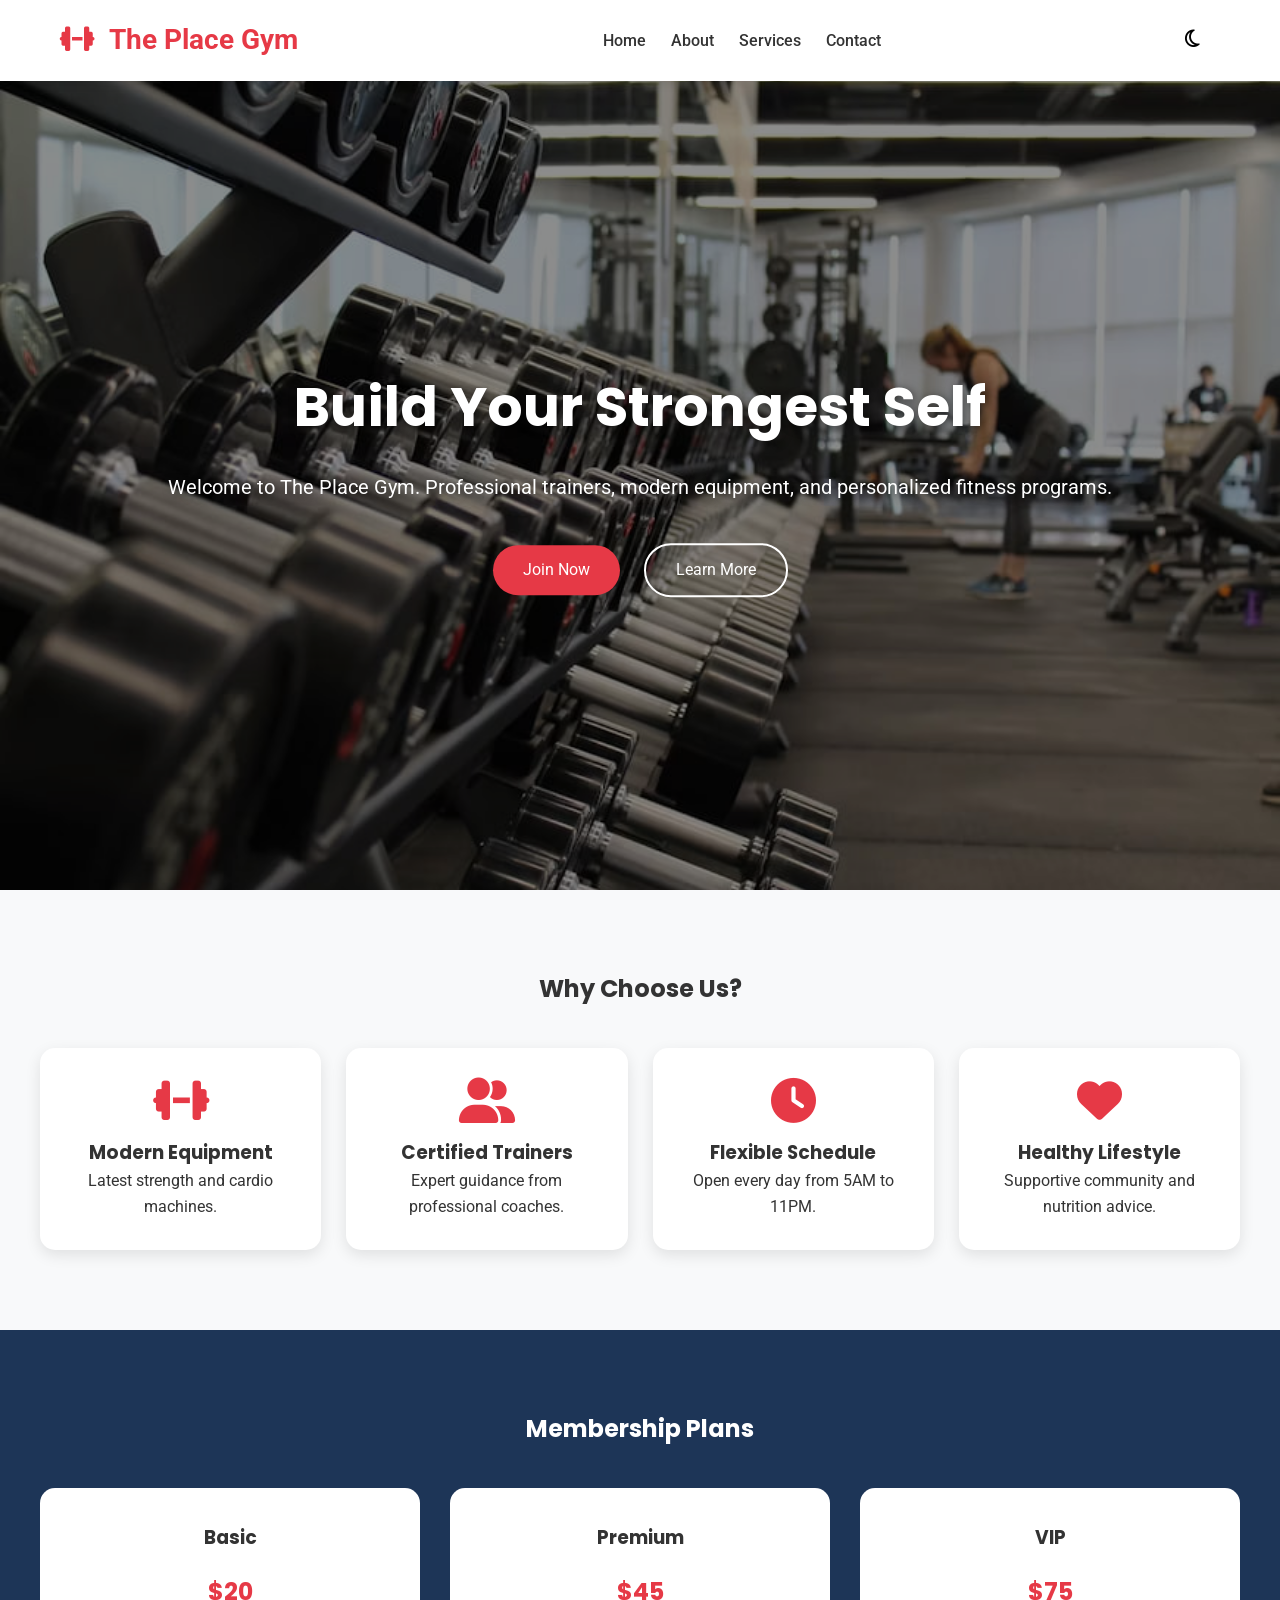
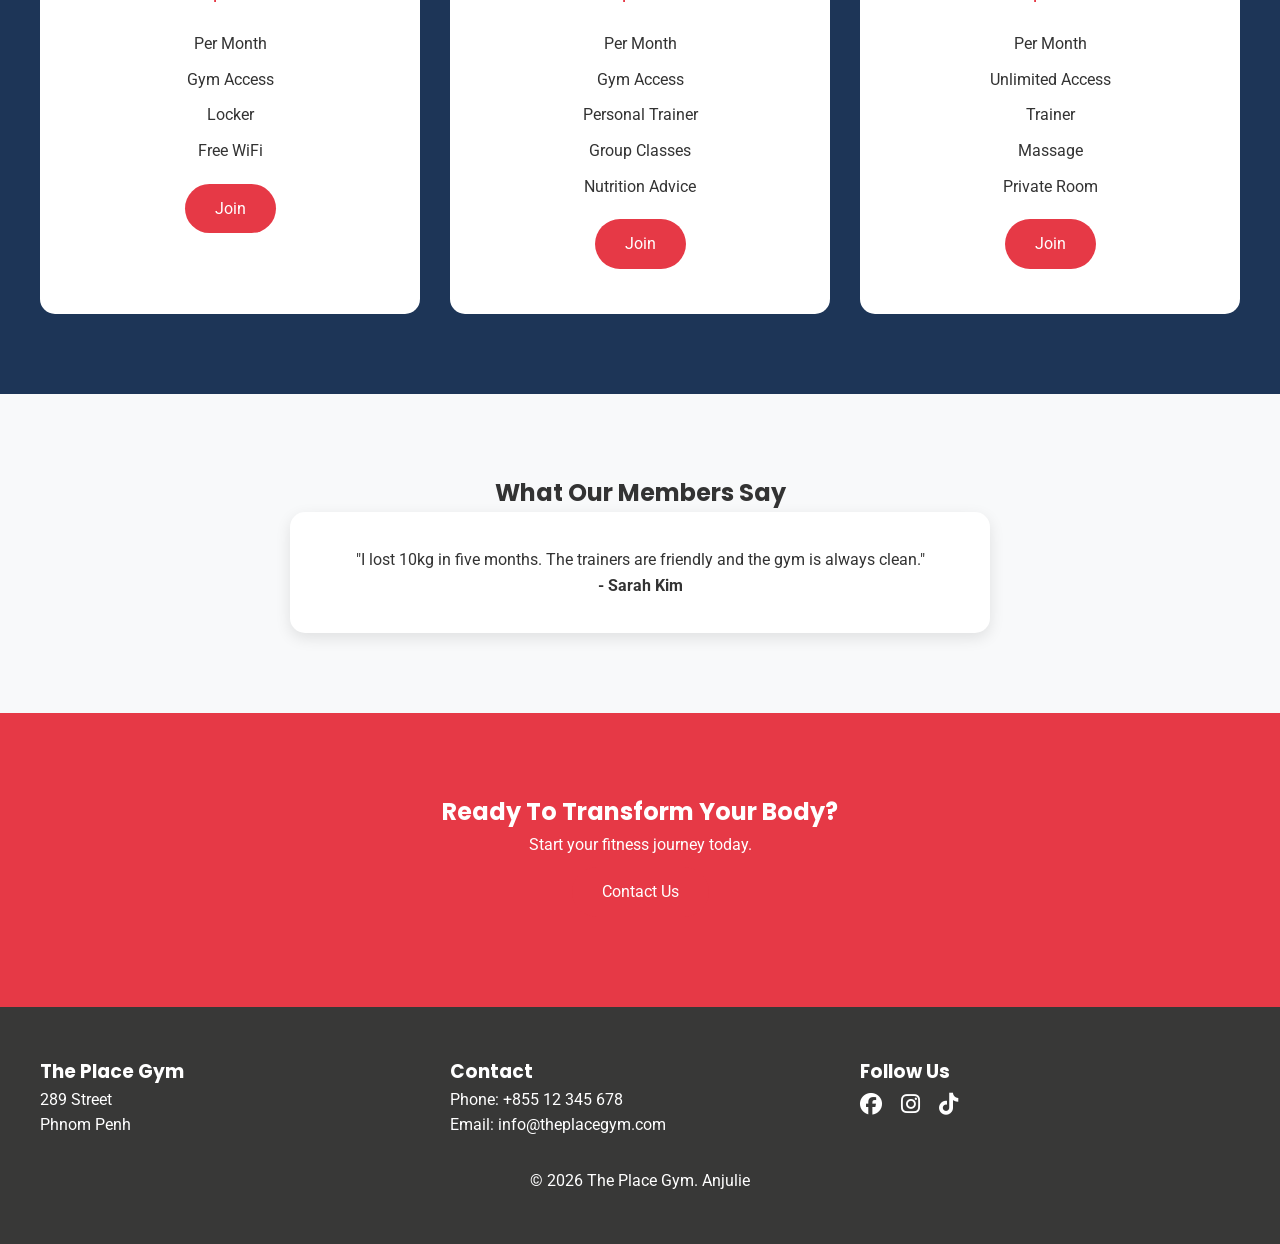
<file: index.html>
<!doctype html>
<html lang="en">
<head>
    <meta charset="UTF-8" />
    <meta name="viewport" content="width=device-width, initial-scale=1.0" />
    <title>The Place Gym | Home</title>
    <link href="https://fonts.googleapis.com/css2?family=Poppins:wght@300;500;700&family=Roboto:wght@300;400;500&display=swap" rel="stylesheet" />
    <link rel="stylesheet" href="https://cdnjs.cloudflare.com/ajax/libs/font-awesome/6.5.2/css/all.min.css" />
    <link rel="stylesheet" href="style.css" />
</head>
<body>
    <header>
        <nav class="navbar">
            <div class="logo"><i class="fa-solid fa-dumbbell"></i>
                The Place Gym
            </div>

            <ul class="nav-links">
                <li><a href="index.html">Home</a></li>
                <li><a href="pages/about.html">About</a></li>
                <li><a href="pages/services.html">Services</a></li>
                <li><a href="pages/contact.html">Contact</a></li>
            </ul>

            <div class="nav-icons">
                <button id="theme-toggle"><i class="fa-regular fa-moon theme-icon"></i></button>
                <div class="menu-btn"><i class="fa-solid fa-bars"></i></div>
            </div>
        </nav>
    </header>

    <!-- HERO (image slider)-->

    <section class="hero">
        <div class="slider">
            <img src="image/pic1.jpg" class="slide active" alt="Gym" />
            <img src="image/pic2.jpg" class="slide" alt="Workout" />
            <img src="image/pic4.jpg" class="slide" alt="Fitness" />
        </div>
        <div class="hero-content">
            <h1>Build Your Strongest Self</h1>
            <p>
                Welcome to The Place Gym. Professional trainers, modern equipment, and
                personalized fitness programs.
            </p>
            <a href="pages/services.html" class="btn"> Join Now </a>
            <a href="pages/about.html" class="btn btn-outline"> Learn More </a>
        </div>
    </section>

    <!-- FEATURES -->

    <section class="features">
        <h2>Why Choose Us?</h2>
        <div class="feature-container">
            <div class="feature-card"><i class="fa-solid fa-dumbbell"></i>
                <h3>Modern Equipment</h3>
                <p>Latest strength and cardio machines.</p>
            </div>
            <div class="feature-card"><i class="fa-solid fa-user-group"></i>
                <h3>Certified Trainers</h3>
                <p>Expert guidance from professional coaches.</p>
            </div>
            <div class="feature-card"><i class="fa-solid fa-clock"></i>
                <h3>Flexible Schedule</h3>
                <p>Open every day from 5AM to 11PM.</p>
            </div>
            <div class="feature-card"><i class="fa-solid fa-heart"></i>
                <h3>Healthy Lifestyle</h3>
                <p>Supportive community and nutrition advice.</p>
            </div>
        </div>
    </section>

    <!-- MEMBERSHIP -->

    <section class="membership">
        <h2>Membership Plans</h2>
        <div class="plan-container">
            <div class="plan">
                <h3>Basic</h3>
                <h1>$20</h1>
                <p>Per Month</p>
                <ul>
                    <li>Gym Access</li>
                    <li>Locker</li>
                    <li>Free WiFi</li>
                </ul>
                <a href="#" class="btn"> Join </a>
            </div>

            <div class="plan">
                <h3>Premium</h3>
                <h1>$45</h1>
                <p>Per Month</p>
                <ul>
                    <li>Gym Access</li>
                    <li>Personal Trainer</li>
                    <li>Group Classes</li>
                    <li>Nutrition Advice</li>
                </ul>
                <a href="#" class="btn"> Join </a>
            </div>

            <div class="plan">
                <h3>VIP</h3>
                <h1>$75</h1>
                <p>Per Month</p>
                <ul>
                    <li>Unlimited Access</li>
                    <li>Trainer</li>
                    <li>Massage</li>
                    <li>Private Room</li>
                </ul>
                <a href="#" class="btn"> Join </a>
            </div>
        </div>
    </section>

    <!-- TESTIMONIAL -->

    <section class="testimonial">
        <h2>What Our Members Say</h2>
        <div class="testimonial-box">
            <p>
                "I lost 10kg in five months. The trainers are friendly and the gym is
                always clean."
            </p>
            <h4>- Sarah Kim</h4>
        </div>
    </section>

    <!-- CTA -->

    <section class="cta">
        <h2>Ready To Transform Your Body?</h2>
        <p>Start your fitness journey today.</p>
        <a href="pages/contact.html" class="btn"> Contact Us </a>
    </section>

    <footer>
        <div class="footer-content">
            <div>
                <h3>The Place Gym</h3>
                <p>
                    289 Street
                    <br />
                    Phnom Penh
                </p>
            </div>
            <div>
                <h3>Contact</h3>
                <p>Phone: +855 12 345 678</p>
                <p>Email: info@theplacegym.com</p>
            </div>
            <div>
                <h3>Follow Us</h3>
                <div class="socials">
                    <a href="https://www.facebook.com/share/18xyMMFLyt/?mibextid=wwXIfr"><i class="fab fa-facebook"></i></a>
                    <a href="https://www.instagram.com/theplacegym?igsh=dWhybGdhaDg3b3Y="><i class="fab fa-instagram"></i></a>
                    <a href="https://www.tiktok.com/@theplacegym?_r=1&_t=ZS-97uA0rLEg0j"><i class="fab fa-tiktok"></i></a>
                </div>
            </div>
        </div>
        <p class="copyright">© 2026 The Place Gym. Anjulie</p>
    </footer>

    <button onclick="moveToTop()" class="scrollUp" id="scrollToTopButton">
        Move to Top
    </button>

    <script src="script.js"></script>
</body>
</html>
</file>
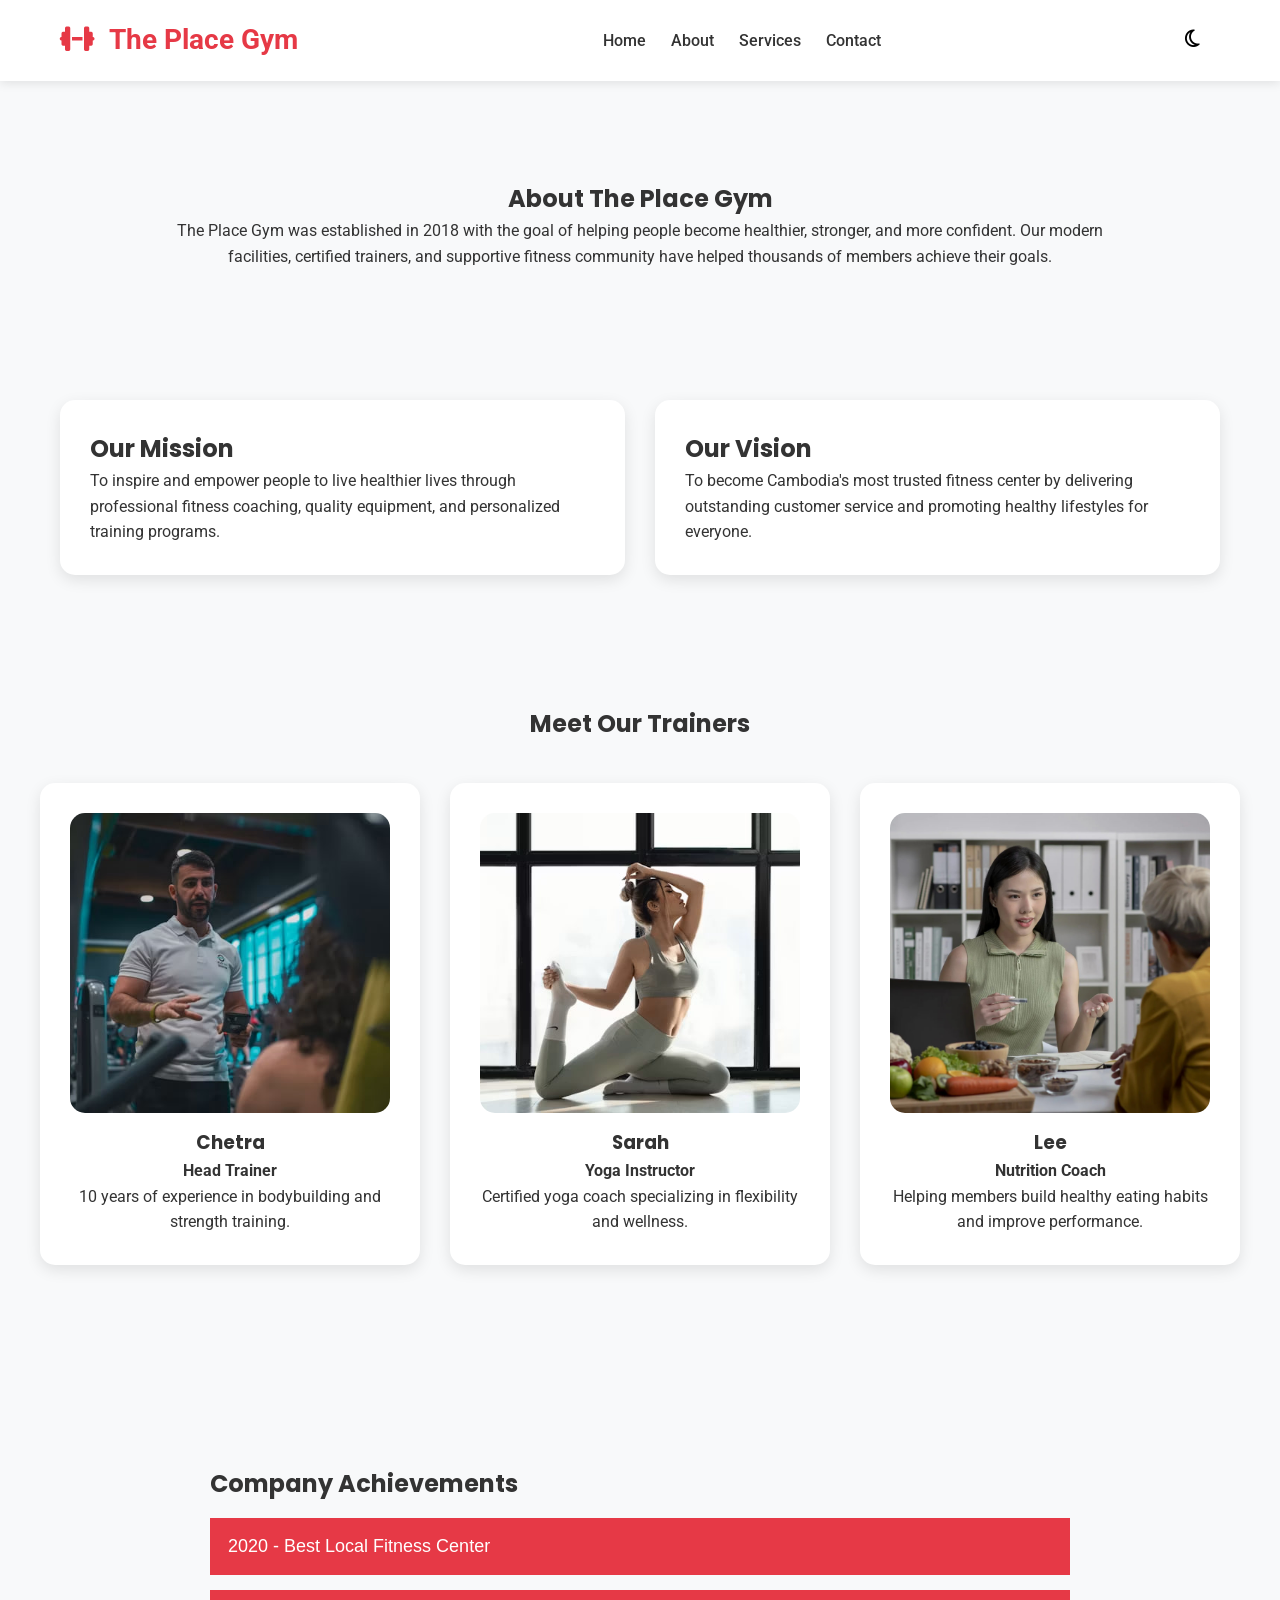
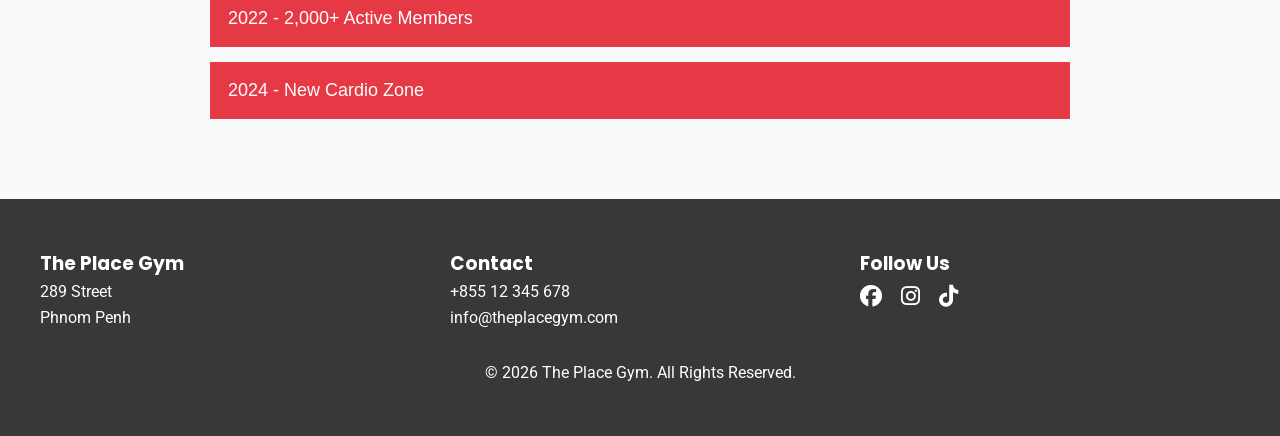
<file: pages/about.html>
<!doctype html>
<html lang="en">
<head>
  <meta charset="UTF-8" />
  <meta name="viewport" content="width=device-width, initial-scale=1.0" />
  <title>The Place Gym | About Us</title>
  <link href="https://fonts.googleapis.com/css2?family=Poppins:wght@300;500;700&family=Roboto:wght@300;400;500&display=swap" rel="stylesheet"/>
  <link rel="stylesheet" href="https://cdnjs.cloudflare.com/ajax/libs/font-awesome/6.5.2/css/all.min.css"/>
  <link rel="stylesheet" href="../style.css"/>
</head>
<body>
  <header>
    <nav class="navbar">
      <div class="logo"><i class="fa-solid fa-dumbbell"></i>
        The Place Gym
      </div>

      <ul class="nav-links">
        <li><a href="../index.html">Home</a></li>
        <li><a href="about.html">About</a></li>
        <li><a href="services.html">Services</a></li>
        <li><a href="contact.html">Contact</a></li>
      </ul>

      <div class="nav-icons">
        <button id="theme-toggle"><i class="fa-regular fa-moon theme-icon"></i></button>
        <div class="menu-btn"><i class="fa-solid fa-bars"></i></div>
      </div>
    </nav>
  </header>

  <section class="about-page">
    <h1>About The Place Gym</h1>
    <p>
      The Place Gym was established in 2018 with the goal of helping people
      become healthier, stronger, and more confident. Our modern facilities,
      certified trainers, and supportive fitness community have helped
      thousands of members achieve their goals.
    </p>
  </section>

  <!-- MISSION & VISION -->

  <section class="mission">
    <div class="mission-card">
      <h2>Our Mission</h2>
      <p>
        To inspire and empower people to live healthier lives through
        professional fitness coaching, quality equipment, and personalized
        training programs.
      </p>
    </div>

    <div class="mission-card">
      <h2>Our Vision</h2>
      <p>
        To become Cambodia's most trusted fitness center by delivering
        outstanding customer service and promoting healthy lifestyles for
        everyone.
      </p>
    </div>
  </section>

  <!-- TEAM -->

  <section class="team">
    <h2>Meet Our Trainers</h2>
    <div class="team-container">

      <div class="team-card">
        <img src="../image/pic6.jpg" alt="Head Trainer" />
        <h3>Chetra</h3>
        <p><strong>Head Trainer</strong></p>
        <p>10 years of experience in bodybuilding and strength training.</p>
      </div>

      <div class="team-card">
        <img src="../image/yogaTrainer.jpg" alt="Yoga Trainer" />
        <h3>Sarah</h3>
        <p><strong>Yoga Instructor</strong></p>
        <p>Certified yoga coach specializing in flexibility and wellness.</p>
      </div>

      <div class="team-card">
        <img src="../image/nutritionCoach.jpg" alt="Nutrition Coach" />
        <h3>Lee</h3>
        <p><strong>Nutrition Coach</strong></p>
        <p>Helping members build healthy eating habits and improve performance.</p>
      </div>
    </div>
  </section>

  <!-- ACHIEVEMENTS -->

  <section class="achievements">
    <h2>Company Achievements</h2>

    <div class="accordion">
      <button class="accordion-btn">2020 - Best Local Fitness Center</button>
      <div class="accordion-content">
        <p>Awarded for excellent customer service and facilities.</p>
      </div>

      <button class="accordion-btn">2022 - 2,000+ Active Members</button>
      <div class="accordion-content">
        <p>Reached over two thousand satisfied gym members.</p>
      </div>

      <button class="accordion-btn">2024 - New Cardio Zone</button>
      <div class="accordion-content">
        <p>Expanded the gym with premium cardio equipment and functional training space.</p>
      </div>
    </div>
  </section>

  <footer>
    <div class="footer-content">
      <div>
        <h3>The Place Gym</h3>
        <p>
          289 Street
          <br />
          Phnom Penh
        </p>
      </div>

      <div>
        <h3>Contact</h3>
        <p>+855 12 345 678</p>
        <p>info@theplacegym.com</p>
      </div>

      <div>
        <h3>Follow Us</h3>
        <div class="socials">
          <a href="https://www.facebook.com/share/18xyMMFLyt/?mibextid=wwXIfr"><i class="fab fa-facebook"></i></a>
          <a href="https://www.instagram.com/theplacegym?igsh=dWhybGdhaDg3b3Y="><i class="fab fa-instagram"></i></a>
          <a href="https://www.tiktok.com/@theplacegym?_r=1&_t=ZS-97uA0rLEg0j"><i class="fab fa-tiktok"></i></a>
        </div>
      </div>
    </div>
    <p class="copyright">© 2026 The Place Gym. All Rights Reserved.</p>
  </footer>

  <button onclick="moveToTop()" class="scrollUp" id="scrollToTopButton">Move to Top</button>

  <script src="../script.js"></script>
</body>
</html>
</file>
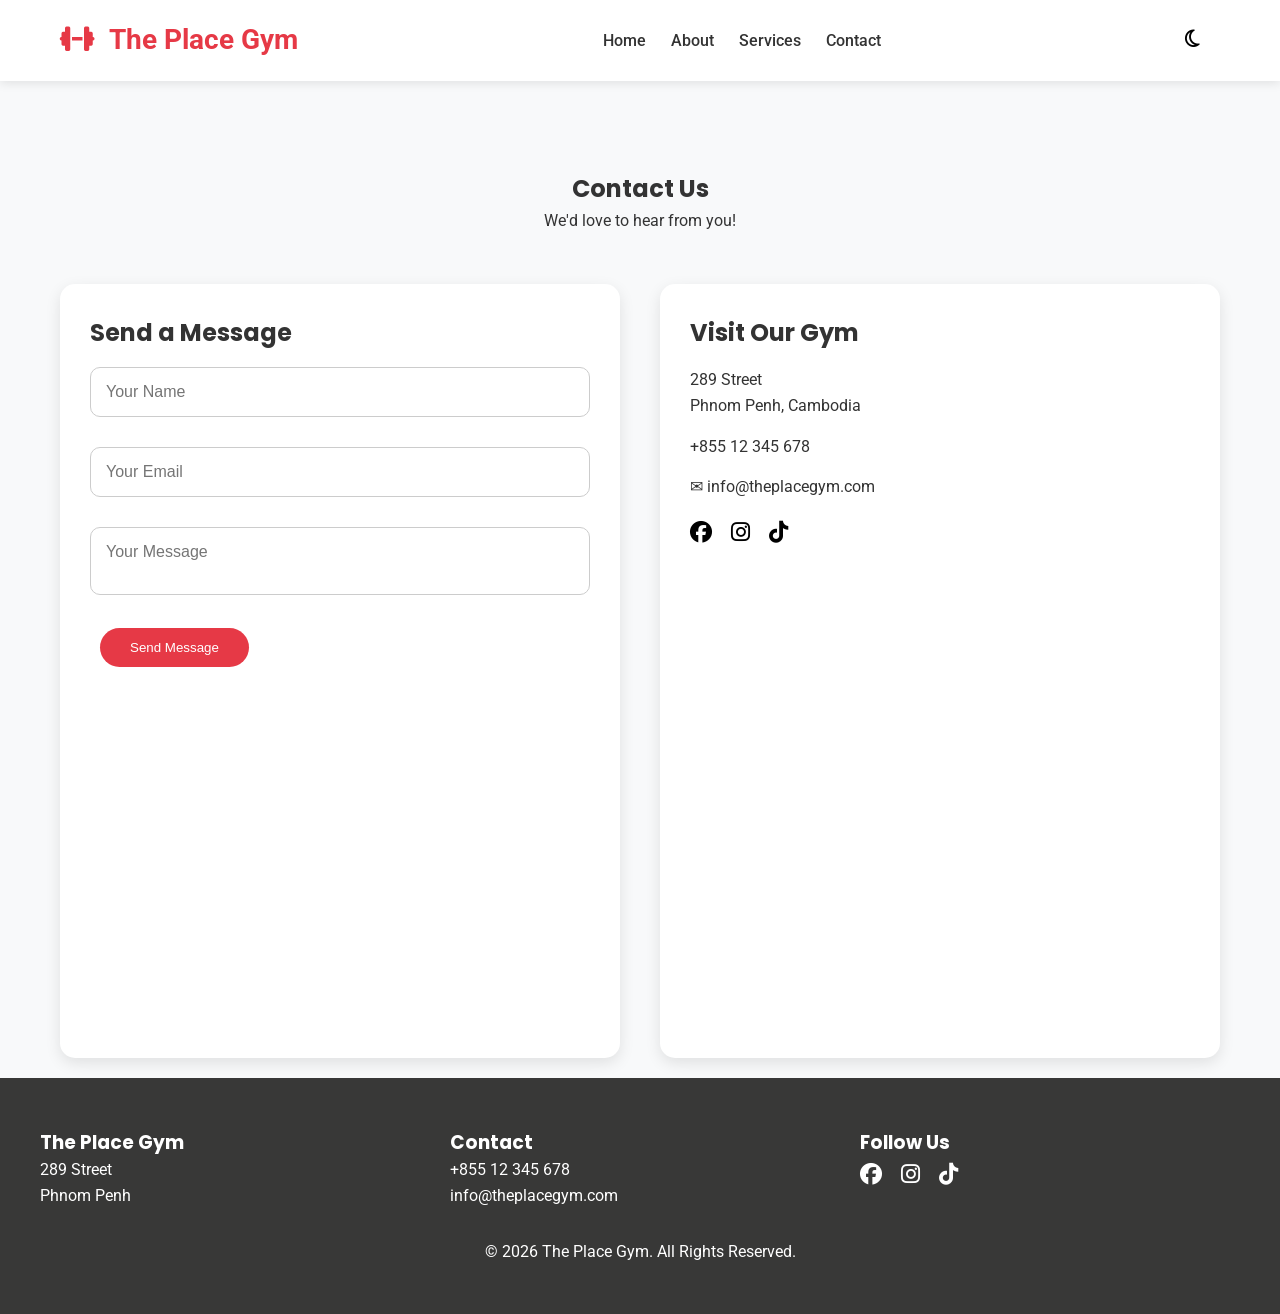
<file: pages/contact.html>
<!doctype html>
<html lang="en">
<head>
  <meta charset="UTF-8" />
  <meta name="viewport" content="width=device-width, initial-scale=1.0" />
  <title>The Place Gym | Contact</title>
  <link href="https://fonts.googleapis.com/css2?family=Poppins:wght@300;500;700&family=Roboto:wght@300;400;500&display=swap" rel="stylesheet"/>
  <link rel="stylesheet" href="https://cdnjs.cloudflare.com/ajax/libs/font-awesome/6.5.2/css/all.min.css"/>
  <link rel="stylesheet" href="../style.css" />
  <style>
    .socials a {
      color: black;
      font-size: 22px;
      margin-right: 15px;
    }
      .dark .socials a {
    color: white;
    font-size: 22px;
    margin-right: 15px;
  }

  </style>
</head>
<body>
    <header>
      <nav class="navbar">
        <div class="logo"><i class="fa-solid fa-dumbbell"></i>
          The Place Gym
        </div>

        <ul class="nav-links">
          <li><a href="../index.html">Home</a></li>
          <li><a href="about.html">About</a></li>
          <li><a href="services.html">Services</a></li>
          <li><a href="contact.html">Contact</a></li>
        </ul>

        <div class="nav-icons">
          <button id="theme-toggle"><i class="fa-regular fa-moon theme-icon"></i></button>
          <div class="menu-btn"><i class="fa-solid fa-bars"></i></div>
        </div>
      </nav>
    </header>

    <section class="contact-page">
      <h1>Contact Us</h1>
      <p>We'd love to hear from you!</p>
    </section>

    <section class="contact-container">
      <div class="contact-form">
        <h2>Send a Message</h2>
        <form id="contactForm">
          <input type="text" id="name" placeholder="Your Name" required />
          <input type="email" id="email" placeholder="Your Email" required />
          <textarea id="message" placeholder="Your Message" required></textarea>
          <button type="submit" class="btn">Send Message</button>
        </form>
      </div>

      <div class="contact-info">
        <h2>Visit Our Gym</h2>
        <p>
          289 Street
          <br />
          Phnom Penh, Cambodia
        </p>
        <p>+855 12 345 678</p>
        <p>✉ info@theplacegym.com</p>

        <div class="socials">
          <a href="https://www.facebook.com/share/18xyMMFLyt/?mibextid=wwXIfr"><i class="fab fa-facebook"></i></a>
          <a href="https://www.instagram.com/theplacegym?igsh=dWhybGdhaDg3b3Y="><i class="fab fa-instagram"></i></a>
          <a href="https://www.tiktok.com/@theplacegym?_r=1&_t=ZS-97uA0rLEg0j"><i class="fab fa-tiktok"></i></a>
        </div>

        <div class="map">
          <iframe src="https://www.google.com/maps/embed?pb=!1m18!1m12!1m3!1d7817.274764453065!2d104.89735191035534!3d11.577832143853822!2m3!1f0!2f0!3f0!3m2!1i1024!2i768!4f13.1!3m3!1m2!1s0x3109517a75ba731b%3A0xbd25950a19612cd6!2sThe%20Place%20Gym%20TK!5e0!3m2!1sen!2skh!4v1783763349895!5m2!1sen!2skh" width="600" height="450" style="border:0;" allowfullscreen="" loading="lazy" referrerpolicy="strict-origin-when-cross-origin"></iframe>
        </div>
      </div>
    </section>

    <footer>
      <div class="footer-content">
        <div>
          <h3>The Place Gym</h3>
          <p>
            289 Street
            <br />
            Phnom Penh
          </p>
        </div>

        <div>
          <h3>Contact</h3>
          <p>+855 12 345 678</p>
          <p>info@theplacegym.com</p>
        </div>

        <div>
          <h3>Follow Us</h3>
          <div class="socials">
            <a href="https://www.facebook.com/share/18xyMMFLyt/?mibextid=wwXIfr"><i class="fab fa-facebook"></i></a>
            <a href="https://www.instagram.com/theplacegym?igsh=dWhybGdhaDg3b3Y="><i class="fab fa-instagram"></i></a>
            <a href="https://www.tiktok.com/@theplacegym?_r=1&_t=ZS-97uA0rLEg0j"><i class="fab fa-tiktok"></i></a>
          </div>
        </div>
      </div>
      <p class="copyright">© 2026 The Place Gym. All Rights Reserved.</p>
    </footer>

    <button onclick="moveToTop()" class="scrollUp" id="scrollToTopButton">Move to Top</button>

    <script src="../script.js"></script>
</body>
</html>
</file>
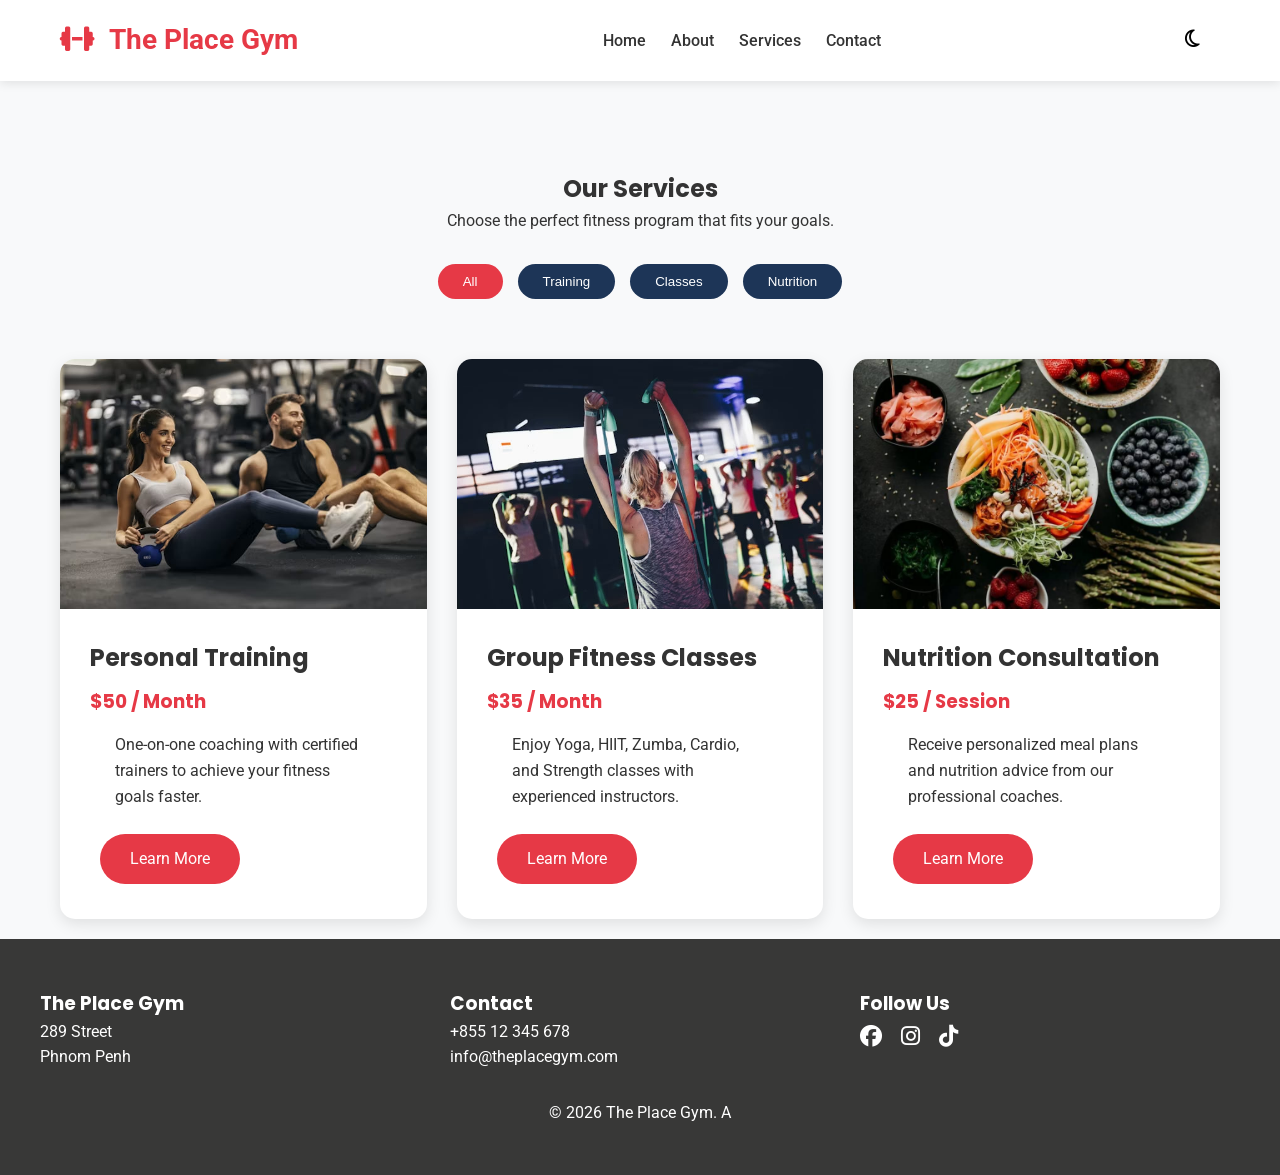
<file: pages/services.html>
<!doctype html>
<html lang="en">
<head>
    <meta charset="UTF-8" />
    <meta name="viewport" content="width=device-width, initial-scale=1.0" />
    <title>The Place Gym | Services</title>
    <link href="https://fonts.googleapis.com/css2?family=Poppins:wght@300;500;700&family=Roboto:wght@300;400;500&display=swap" rel="stylesheet"/>
    <link rel="stylesheet" href="https://cdnjs.cloudflare.com/ajax/libs/font-awesome/6.5.2/css/all.min.css"/>
    <link rel="stylesheet" href="../style.css" />
</head>
<body>
    <header>
        <nav class="navbar">
          <div class="logo"><i class="fa-solid fa-dumbbell"></i>
            The Place Gym
          </div>

          <ul class="nav-links">
            <li><a href="../index.html">Home</a></li>
            <li><a href="about.html">About</a></li>
            <li><a href="services.html">Services</a></li>
            <li><a href="contact.html">Contact</a></li>
          </ul>

          <div class="nav-icons">
            <button id="theme-toggle"><i class="fa-regular fa-moon theme-icon"></i></button>
            <div class="menu-btn"><i class="fa-solid fa-bars"></i></div>
          </div>
        </nav>
      </header>

    <section class="services-page">
      <h1>Our Services</h1>
      <p>Choose the perfect fitness program that fits your goals.</p>
    </section>

    <!-- FILTER BUTTONS -->

    <section class="filter">
      <button class="filter-btn active" data-filter="all">All</button>
      <button class="filter-btn" data-filter="training">Training</button>
      <button class="filter-btn" data-filter="classes">Classes</button>
      <button class="filter-btn" data-filter="nutrition">Nutrition</button>
    </section>

    <!-- SERVICES -->

    <section class="service-container">
      <div class="service-card" data-category="training">
        <img src="../image/pic3.jpg" alt="Personal Training" />
        <div class="service-card-info">
          <h2>Personal Training</h2>
          <h3>$50 / Month</h3>
          <p>
            One-on-one coaching with certified trainers to achieve your fitness
            goals faster.
          </p>
          <a href="#" class="btn">Learn More</a>
        </div>
      </div>

      <div class="service-card" data-category="classes">
        <img src="../image/gymClass.jpg" alt="Group Classes" />
        <div class="service-card-info">
          <h2>Group Fitness Classes</h2>
          <h3>$35 / Month</h3>
          <p>
            Enjoy Yoga, HIIT, Zumba, Cardio, and Strength classes with
            experienced instructors.
          </p>
          <a href="#" class="btn">Learn More</a>
        </div>
      </div>

      <div class="service-card" data-category="nutrition">
        <img src="../image/nutrition.jpg" alt="Nutrition" />
        <div class="service-card-info">
          <h2>Nutrition Consultation</h2>
          <h3>$25 / Session</h3>
          <p>
            Receive personalized meal plans and nutrition advice from our
            professional coaches.
          </p>
          <a href="#" class="btn">Learn More</a>
        </div>
      </div>
    </section>

    <footer>
      <div class="footer-content">
        <div>
          <h3>The Place Gym</h3>
          <p>289 Street
             <br />
             Phnom Penh
          </p>
        </div>

        <div>
          <h3>Contact</h3>
          <p>+855 12 345 678</p>
          <p>info@theplacegym.com</p>
        </div>

        <div>
          <h3>Follow Us</h3>
          <div class="socials">
            <a href="https://www.facebook.com/share/18xyMMFLyt/?mibextid=wwXIfr"><i class="fab fa-facebook"></i></a>
            <a href="https://www.instagram.com/theplacegym?igsh=dWhybGdhaDg3b3Y="><i class="fab fa-instagram"></i></a>
            <a href="https://www.tiktok.com/@theplacegym?_r=1&_t=ZS-97uA0rLEg0j"><i class="fab fa-tiktok"></i></a>
          </div>
        </div>
      </div>
      <p class="copyright">© 2026 The Place Gym. A</p>
    </footer>

    <button onclick="moveToTop()" class="scrollUp" id="scrollToTopButton">Move to Top</button>

    <script src="../script.js"></script>
</body>
</html>
</file>
<file: style.css>
* {
  margin: 0;
  padding: 0;
  box-sizing: border-box;
  scroll-behavior: smooth;
}

body {
  font-family: "Roboto", sans-serif;
  background: #f8f9fa;
  color: #333;
  line-height: 1.6;
}

h1,
h2,
h3 {
  font-family: "Poppins", sans-serif;
}

a {
  text-decoration: none;
}

ul {
  list-style: none;
}

img {
  width: 100%;
  display: block;
}

/* NAVBAR */

header {
  position: fixed;
  width: 100%;
  top: 0;
  left: 0;
  background: #fff;
  box-shadow: 0 2px 10px rgba(0, 0, 0, 0.1);
  z-index: 999;
}

.navbar {
  max-width: 1200px;
  margin: auto;
  display: flex;
  justify-content: space-between;
  align-items: center;
  padding: 18px 20px;
}

.logo {
  font-size: 28px;
  font-weight: 700;
  color: #e63946;
}

.logo i {
  margin-right: 8px;
}

.nav-links {
  display: flex;
  gap: 25px;
}

.nav-links a {
  color: #333;
  font-weight: 500;
  transition: 0.3s;
}

.nav-links a:hover {
  color: #e63946;
}

.menu-btn {
  display: none;
  font-size: 25px;
  cursor: pointer;
}

#theme-toggle {
  border: none;
  background: none;
  font-size: 20px;
  cursor: pointer;
  margin-right: 20px;
}

/* HERO */

.hero {
  margin-top: 80px;
  height: 90vh;
  position: relative;
  overflow: hidden;
}

/* Dark overlay */
.hero::before {
  content: "";
  position: absolute;
  top: 0;
  left: 0;
  width: 100%;
  height: 100%;
  background: rgba(0, 0, 0, 0.45);
  z-index: 2;
}

.slider {
  position: absolute;
  top: 0;
  left: 0;
  width: 100%;
  height: 100%;
  z-index: 1;
}

.slide {
  position: absolute;
  width: 100%;
  height: 100%;
  object-fit: cover;
  opacity: 0;
  transition: opacity 1s ease;
}

.slide.active {
  opacity: 1;
}

.hero-content {
  position: absolute;
  top: 50%;
  left: 50%;
  transform: translate(-50%, -50%);
  width: 90%;
  text-align: center;
  color: #fff;
  z-index: 3;
}

.hero-content h1 {
  font-size: 55px;
  margin-bottom: 20px;
  text-shadow: 2px 2px 10px rgba(0, 0, 0, 0.5);
}

.hero-content p {
  font-size: 20px;
  margin-bottom: 30px;
  text-shadow: 2px 2px 8px rgba(0, 0, 0, 0.5);
}

/* BUTTONS */

.btn {
  display: inline-block;
  background: #e63946;
  color: white;
  padding: 12px 30px;
  border-radius: 30px;
  margin: 10px;
  transition: 0.3s;
  border: none;
}

.btn:hover {
  background: #c71d2d;
  transform: translateY(-3px);
}

.btn-outline {
  background: transparent;
  border: 2px solid white;
}
/* FEATURES */

.features {
  padding: 80px 20px;
  text-align: center;
}

.feature-container {
  max-width: 1200px;
  margin: auto;
  display: grid;
  grid-template-columns: repeat(auto-fit, minmax(250px, 1fr));
  gap: 25px;
  margin-top: 40px;
}

.feature-card {
  background: white;
  padding: 30px;
  border-radius: 15px;
  box-shadow: 0 5px 15px rgba(0, 0, 0, 0.1);
  transition: 0.3s;
}

.feature-card:hover {
  transform: translateY(-8px);
}

.feature-card i {
  font-size: 45px;
  color: #e63946;
  margin-bottom: 15px;
}

/* MEMBERSHIP */

.membership {
  background: #1d3557;
  color: white;
  padding: 80px 20px;
  text-align: center;
}

.plan-container {
  max-width: 1200px;
  margin: auto;
  display: grid;
  grid-template-columns: repeat(auto-fit, minmax(280px, 1fr));
  gap: 30px;
  margin-top: 40px;
}

.plan {
  background: white;
  color: #333;
  padding: 35px;
  border-radius: 15px;
  transition: 0.3s;
}

.plan:hover {
  transform: scale(1.05);
}

.plan h1 {
  color: #e63946;
  margin: 20px 0;
}

.plan li {
  margin: 10px 0;
}

/* TESTIMONIAL */

.testimonial {
  padding: 80px 20px;
  text-align: center;
}

.testimonial-box {
  max-width: 700px;
  margin: auto;
  background: white;
  padding: 35px;
  border-radius: 15px;
  box-shadow: 0 5px 15px rgba(0, 0, 0, 0.1);
}

/* CTA */

.cta {
  background: #e63946;
  color: white;
  text-align: center;
  padding: 80px 20px;
}

/* FOOTER */

footer {
  background: #383837;
  color: white;
  padding: 50px 20px;
}

.footer-content {
  max-width: 1200px;
  margin: auto;
  display: grid;
  grid-template-columns: repeat(auto-fit, minmax(250px, 1fr));
  gap: 30px;
}

footer .socials a {
  color: white;
  font-size: 22px;
  margin-right: 15px;
}

.copyright {
  text-align: center;
  margin-top: 30px;
}

/* DARK MODE */

.dark {
  background: #121212;
  color: white;
}

.dark header {
  background: #222;
  color: white;
}

.dark .feature-card,
.dark .plan,
.dark .testimonial-box,
.dark .mission-card,
.dark .team-card,
.dark .service-card,
.dark .accordion-content {
  background: #1f1f1f;
  color: white;
}

.dark .nav-links > li > a {
  color: white;
}

.dark .nav-links > li > a:hover {
  color: #e63946;
}

.dark .socials a {
  color: white;
  font-size: 22px;
  margin-right: 15px;
}

@media (max-width: 768px) {
  .nav-links {
    display: none;
    position: absolute;
    top: 80px;
    right: 0;
    width: 20%;
    padding: 10px 0;
    background: white;
    flex-direction: column;
    text-align: center;
    align-self: flex-end;
    box-shadow: rgba(149, 157, 165, 0.2) 0px 8px 24px;
  }

  .dark .nav-links {
    display: none;
    position: absolute;
    top: 80px;
    right: 0;
    width: 20%;
    padding: 10px 0;
    background: #1f1f1f;
    flex-direction: column;
    text-align: center;
    align-self: flex-end;
    box-shadow: rgba(51, 51, 52, 0.08) 0px 8px 24px;
  }

  .nav-links > li > a:hover {
    color: #e63946;
  }

  .dark .nav-links > li > a:hover {
    color: #e63946;
  }

  .dark .nav-links > li > a {
    color: white;
  }

  .nav-links.active {
    display: flex;
  }

  .menu-btn {
    display: block;
  }

  .hero-content h1 {
    font-size: 38px;
  }

  .hero-content p {
    font-size: 18px;
  }

  .nav-icons {
    display: flex;
    align-items: center;
  }
  .service-container,
  .team-container {
    display: grid;
    grid-template-columns: repeat(auto-fit, minmax(250px, 1fr));
  }
  .feature-container,
  .plan-container {
    display: flex;
    flex-direction: column;
  }

  .mission {
    grid-template-columns: 1fr;
    padding: 30px 10px;
  }
  footer > .footer-content {
    display: flex;
    flex-direction: column;
    padding: 15px;
  }
  .team > .team-container {
    display: flex;
    flex-direction: column;
  }
}

/* ABOUT PAGE */

.about-page {
  margin-top: 100px;
  padding: 80px 20px;
  text-align: center;
  max-width: 1000px;
  margin-left: auto;
  margin-right: auto;
}

.mission {
  display: grid;
  grid-template-columns: repeat(auto-fit, minmax(300px, 1fr));
  gap: 30px;
  padding: 50px 20px;
  max-width: 1200px;
  margin: auto;
}

.mission-card,
.team-card {
  background: #fff;
  padding: 30px;
  border-radius: 15px;
  box-shadow: 0 5px 15px rgba(0, 0, 0, 0.1);
}

.team {
  padding: 80px 20px;
  text-align: center;
}

.team-container {
  display: grid;
  grid-template-columns: repeat(auto-fit, minmax(250px, 1fr));
  gap: 30px;
  max-width: 1200px;
  margin: 40px auto;
}

.team-card img {
  border-radius: 15px;
  margin-bottom: 15px;
  height: 300px;
  object-fit: cover;
  transition: 0.3s;
}

.team-card {
  background: white;
  border-radius: 15px;
  overflow: hidden;
  box-shadow: 0 5px 15px rgba(0, 0, 0, 0.1);
  transition: 0.3s;
}

.team-card:hover {
  transform: translateY(-8px);
}

.team-card:hover img {
  transform: scale(1.02);
}

.achievements {
  padding: 80px 20px;
  max-width: 900px;
  margin: auto;
}

.accordion-btn {
  width: 100%;
  background: #e63946;
  color: #fff;
  border: none;
  padding: 18px;
  text-align: left;
  cursor: pointer;
  font-size: 18px;
  margin-top: 15px;
}

.accordion-content {
  background: #fff;
  max-height: 0;
  overflow: hidden;
  transition: 0.4s;
  padding: 0 18px;
}

.accordion-content p {
  padding: 20px 0;
}

/* SERVICES PAGE */

.services-page {
  margin-top: 100px;
  text-align: center;
  padding: 70px 20px 30px;
}

.filter {
  display: flex;
  justify-content: center;
  flex-wrap: wrap;
  gap: 15px;
  margin-bottom: 40px;
}

.filter-btn {
  padding: 10px 25px;
  border: none;
  background: #1d3557;
  color: white;
  cursor: pointer;
  border-radius: 30px;
  transition: 0.3s;
}

.filter-btn:hover,
.filter-btn.active {
  background: #e63946;
}

.service-container {
  max-width: 1200px;
  margin: auto;
  padding: 20px;
  display: grid;
  grid-template-columns: repeat(auto-fit, minmax(320px, 1fr));
  gap: 30px;
}

.service-card {
  background: white;
  border-radius: 15px;
  overflow: hidden;
  box-shadow: 0 5px 15px rgba(0, 0, 0, 0.1);
  transition: 0.3s;
}

.service-card > .service-card-info {
  padding: 10px 30px;
}

.service-card:hover {
  transform: translateY(-10px);
}

.service-card img {
  height: 250px;
  object-fit: cover;
  transition: 0.3s;
}

.service-card:hover img {
  transform: scale(1.08);
}

.service-card h2 {
  margin: 20px 0 10px;
}

.service-card h3 {
  color: #e63946;
}

.service-card p {
  padding: 15px 25px;
}

.service-card .btn {
  margin-bottom: 25px;
}

/* CONTACT PAGE */

.contact-page {
  margin-top: 100px;
  text-align: center;
  padding: 70px 20px 30px;
}

.contact-container {
  max-width: 1200px;
  margin: auto;
  padding: 20px;
  display: grid;
  grid-template-columns: repeat(auto-fit, minmax(350px, 1fr));
  gap: 40px;
}

.contact-form,
.contact-info {
  background: #fff;
  padding: 30px;
  border-radius: 15px;
  box-shadow: 0 5px 15px rgba(0, 0, 0, 0.1);
}

#message::placeholder {
  font-family: sans-serif;
}

.contact-form input,
.contact-form textarea {
  width: 100%;
  padding: 15px;
  margin: 15px 0;
  border: 1px solid #ccc;
  border-radius: 10px;
  font-size: 16px;
}

.contact-form textarea {
  resize: none;
}

.contact-info p {
  margin: 15px 0;
}

.map {
  margin-top: 20px;
  border-radius: 10px;
  overflow: hidden;
}

.dark .contact-form,
.dark .contact-info {
  background: #1f1f1f;
}

.scrollUp {
  position: fixed;
  bottom: 20px;
  right: 20px;
  background-color: #e63946;
  color: white;
  border: none;
  padding: 10px 15px;
  border-radius: 20px;
  cursor: pointer;
  z-index: 2000;
  display: none;
  overflow: hidden;
  box-shadow: 0 4px 15px rgba(0, 0, 0, 0.15);
  transition: 0.3s;
}
.scrollUp:hover {
  transform: translateY(-8px);
}
</file>
